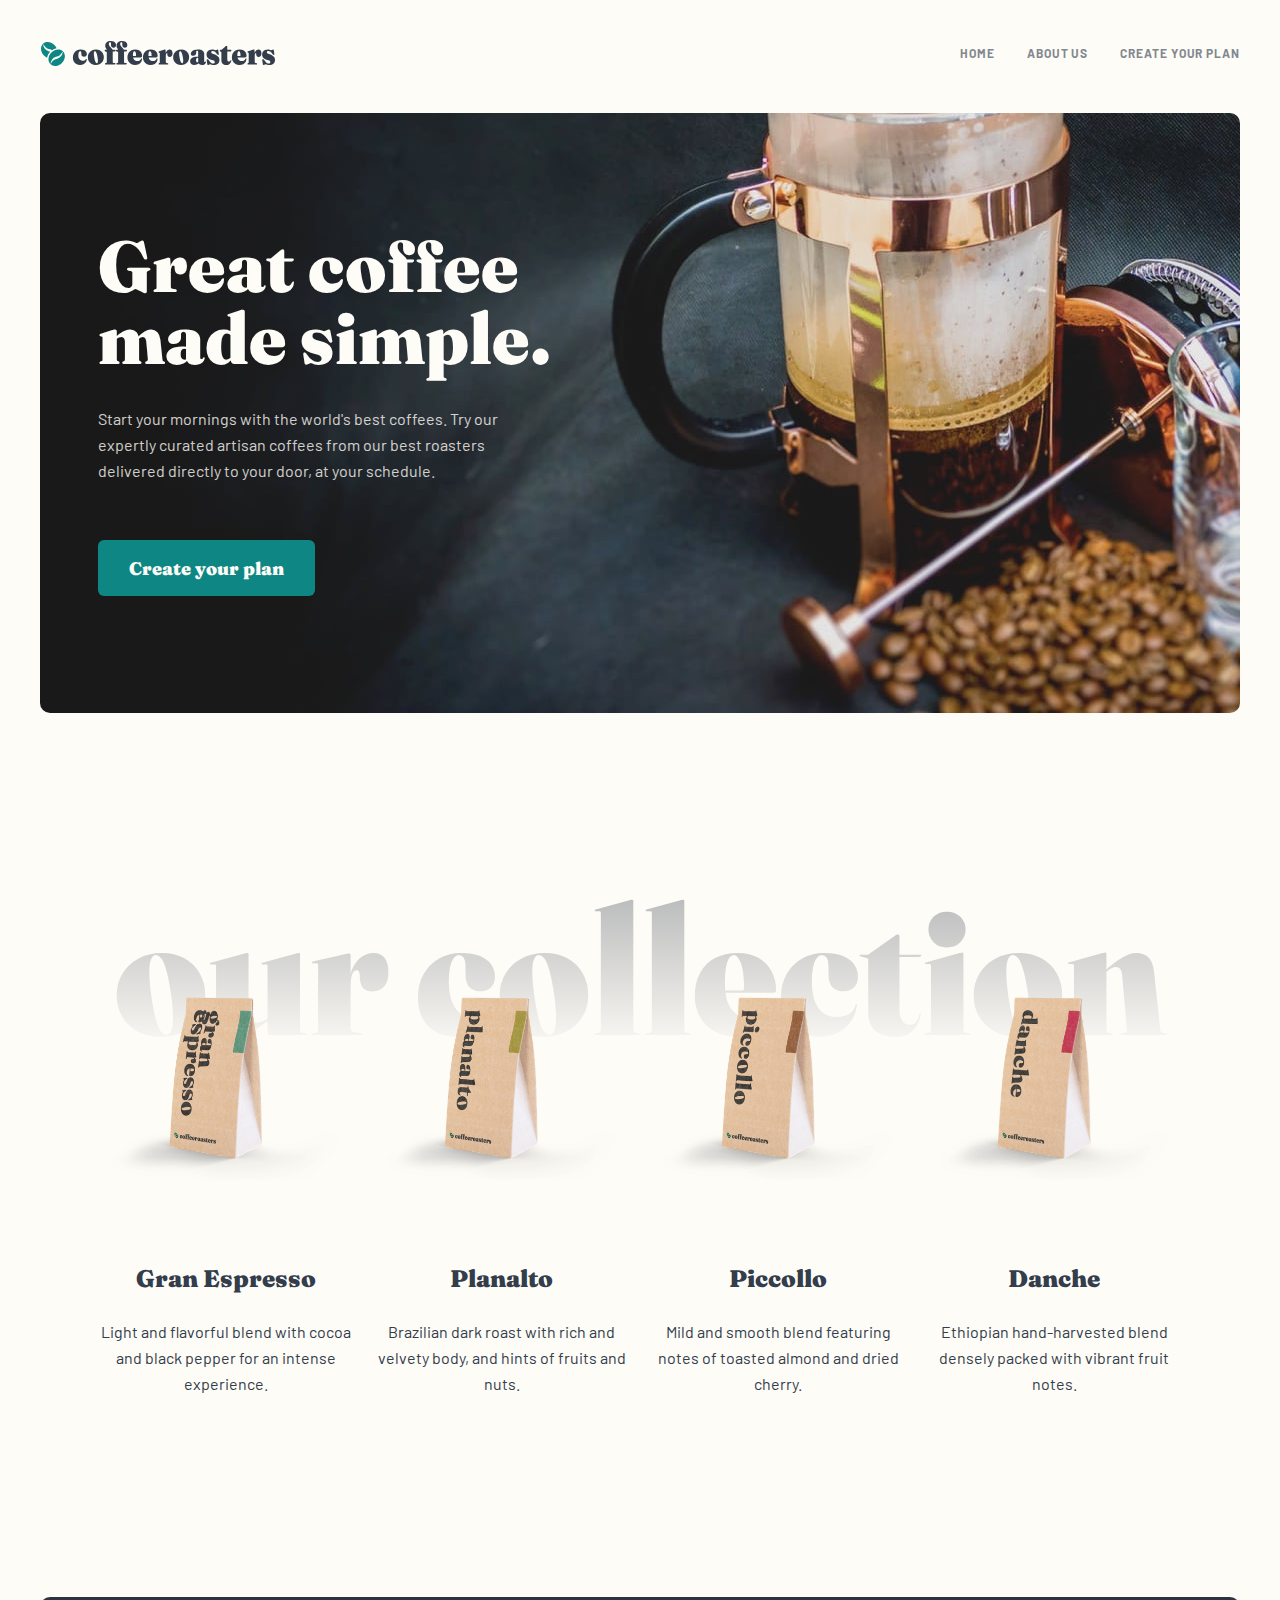
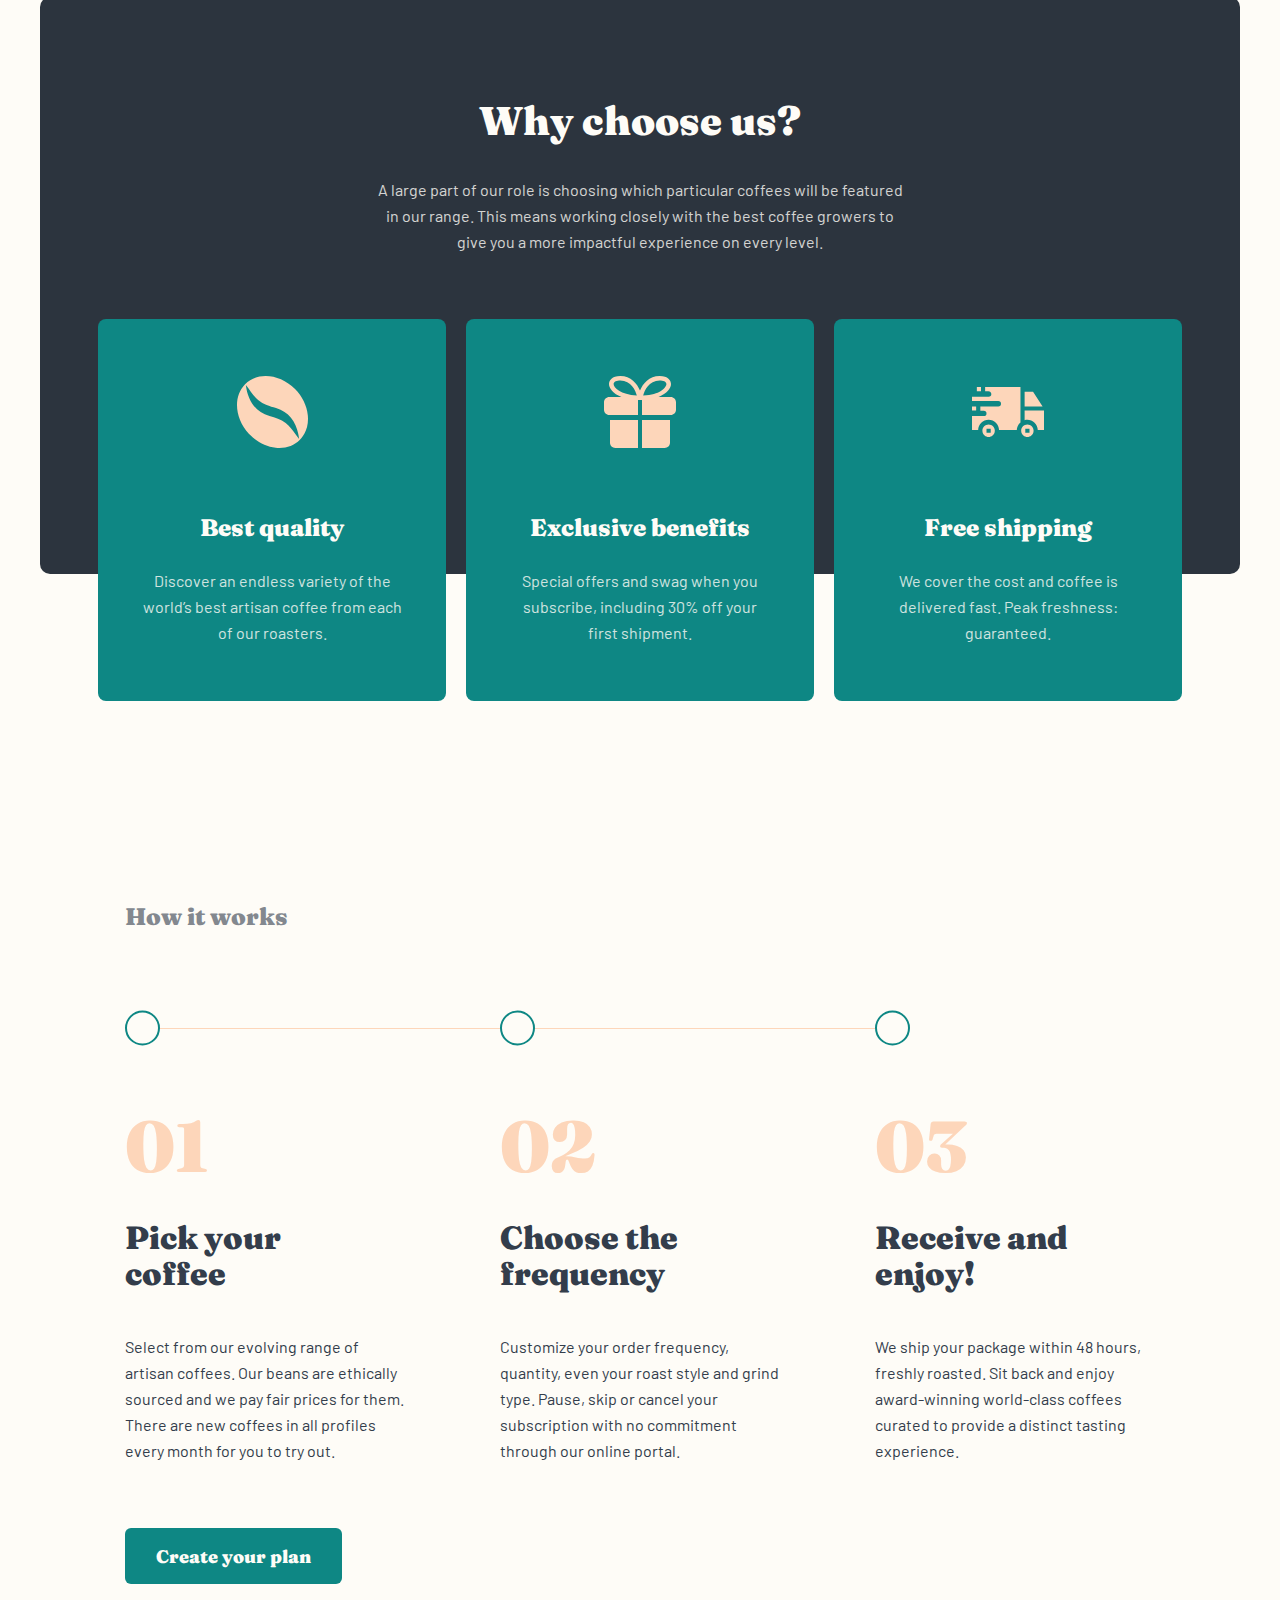
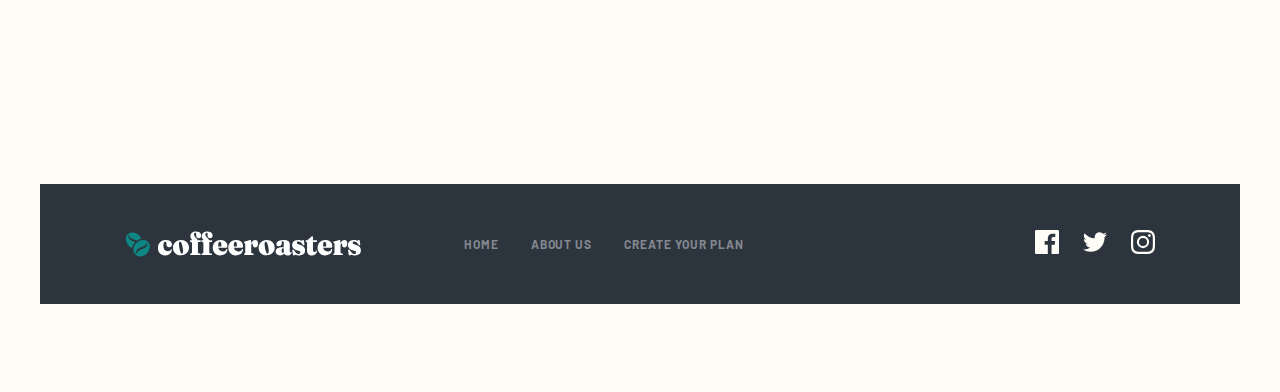
<file: index.html>
<!DOCTYPE html>
<html lang="en">

<head>
    <meta name="title" content="Cofeeroasters">
    <meta name="description" content="Enjoy fresh, aromatic coffee beans from CofeeRoasters with fast delivery.">
    <meta name="keywords"
        content="coffee beans delivery, fresh roasted coffee, specialty coffee beans, buy coffee beans online, premium coffee delivery, arabica coffee beans, freshly roasted coffee beans, gourmet coffee beans, whole bean coffee delivery, order coffee beans online">
    <meta name="robots" content="index, follow">
    <meta http-equiv="Content-Type" content="text/html; charset=utf-8">
    <meta name="language" content="English">
    <meta name="author" content="Roman Tkachenko">
    <meta name="viewport" content="width=device-width, initial-scale=1.0">
    <link rel="icon" type="image/png" sizes="32x32" href="./assets/favicon-32x32.png">
    <title>Frontend Mentor | Coffeeroasters subscription site</title>
    <link rel="stylesheet" href="./css/style.css">
    <link rel="preconnect" href="https://fonts.googleapis.com">
    <link rel="preconnect" href="https://fonts.gstatic.com" crossorigin>
    <link
        href="https://fonts.googleapis.com/css2?family=Barlow:ital,wght@0,100;0,200;0,300;0,400;0,500;0,600;0,700;0,800;0,900;1,100;1,200;1,300;1,400;1,500;1,600;1,700;1,800;1,900&family=Fraunces:ital,opsz,wght@0,9..144,100..900;1,9..144,100..900&display=swap"
        rel="stylesheet">
</head>

<body>
    <main>
        <section class="coffe-descr">
            <div>
                <h1 class="fraunces-h1 light-text">Great coffee<br>made simple.</h1>
                <p class="barlow-body-text light-text">Start your mornings with the world's best coffees. Try our
                    expertly curated artisan coffees from our best roasters delivered directly to your door, at your
                    schedule.</p>
                <a href="./plan.html" class="main-btn animated">Create your plan</a>
            </div>
        </section>
        <section class="our-collection">
            <h2 class="fraunces-title-alternate-big-text">our collection</h2>
            <div class="collection-wrap">
                <article>
                    <div class="collection-img"></div>
                    <div class="collection-descr">
                        <h4 class="fraunces-h4">Gran Espresso</h4>
                        <p class="barlow-body-text">Light and flavorful blend with cocoa and black pepper for an intense
                            experience.</p>
                    </div>
                </article>
                <article>
                    <div class="collection-img"></div>
                    <div class="collection-descr">
                        <h4 class="fraunces-h4">Planalto</h4>
                        <p class="barlow-body-text">Brazilian dark roast with rich and velvety body, and hints of fruits
                            and nuts.</p>
                    </div>
                </article>
                <article>
                    <div class="collection-img"></div>
                    <div class="collection-descr">
                        <h4 class="fraunces-h4">Piccollo</h4>
                        <p class="barlow-body-text">Mild and smooth blend featuring notes of toasted almond and dried
                            cherry.</p>
                    </div>
                </article>
                <article>
                    <div class="collection-img"></div>
                    <div class="collection-descr">
                        <h4 class="fraunces-h4">Danche</h4>
                        <p class="barlow-body-text">Ethiopian hand-harvested blend densely packed with vibrant fruit
                            notes.</p>
                    </div>
                </article>
            </div>
        </section>
        <section class="why-us">
            <h2 class="fraunces-h2">Why choose us?</h2>
            <p class="barlow-body-text">A large part of our role is choosing which particular coffees will be featured
                in our range. This means working closely with the best coffee growers to give you a more impactful
                experience on every level.</p>
            <div class="why-us-wrap">
                <article>
                    <div class="why-us-img"></div>
                    <div class="why-us-descr">
                        <h4 class="fraunces-h4">Best quality</h4>
                        <p class="barlow-body-text">Discover an endless variety of the world’s best artisan coffee from
                            each of our roasters.</p>
                    </div>
                </article>
                <article>
                    <div class="why-us-img"></div>
                    <div class="why-us-descr">
                        <h4 class="fraunces-h4">Exclusive benefits</h4>
                        <p class="barlow-body-text">Special offers and swag when you subscribe, including 30% off your
                            first shipment.</p>
                    </div>
                </article>
                <article>
                    <div class="why-us-img"></div>
                    <div class="why-us-descr">
                        <h4 class="fraunces-h4">Free shipping</h4>
                        <p class="barlow-body-text">We cover the cost and coffee is delivered fast. Peak freshness:
                            guaranteed.</p>
                    </div>
                </article>
            </div>
        </section>
        <section class="how-works">
            <h4 class="fraunces-h4">How it works</h4>
            <div class="how-works-wrap">
                <article>
                    <div class="fraunces-h1">01</div>
                    <h3 class="fraunces-h3">Pick your <span>coffee</span></h3>
                    <p class="barlow-body-text">Select from our evolving range of artisan coffees. Our beans are
                        ethically sourced and we pay fair prices for them. There are new coffees in all profiles every
                        month for you to try out.</p>
                </article>
                <article>
                    <div class="fraunces-h1">02</div>
                    <h3 class="fraunces-h3">Choose the frequency</h3>
                    <p class="barlow-body-text">Customize your order frequency, quantity, even your roast style and
                        grind type. Pause, skip or cancel your subscription with no commitment through our online
                        portal.</p>
                </article>
                <article>
                    <div class="fraunces-h1">03</div>
                    <h3 class="fraunces-h3">Receive and enjoy!</h3>
                    <p class="barlow-body-text">We ship your package within 48 hours, freshly roasted. Sit back and
                        enjoy award-winning world-class coffees curated to provide a distinct tasting experience.</p>
                </article>
            </div>
            <a href="./plan.html" class="main-btn animated">Create your plan</a>
        </section>
    </main>
    <script type="module" src="./js/script.js"></script>
</body>

</html>
</file>
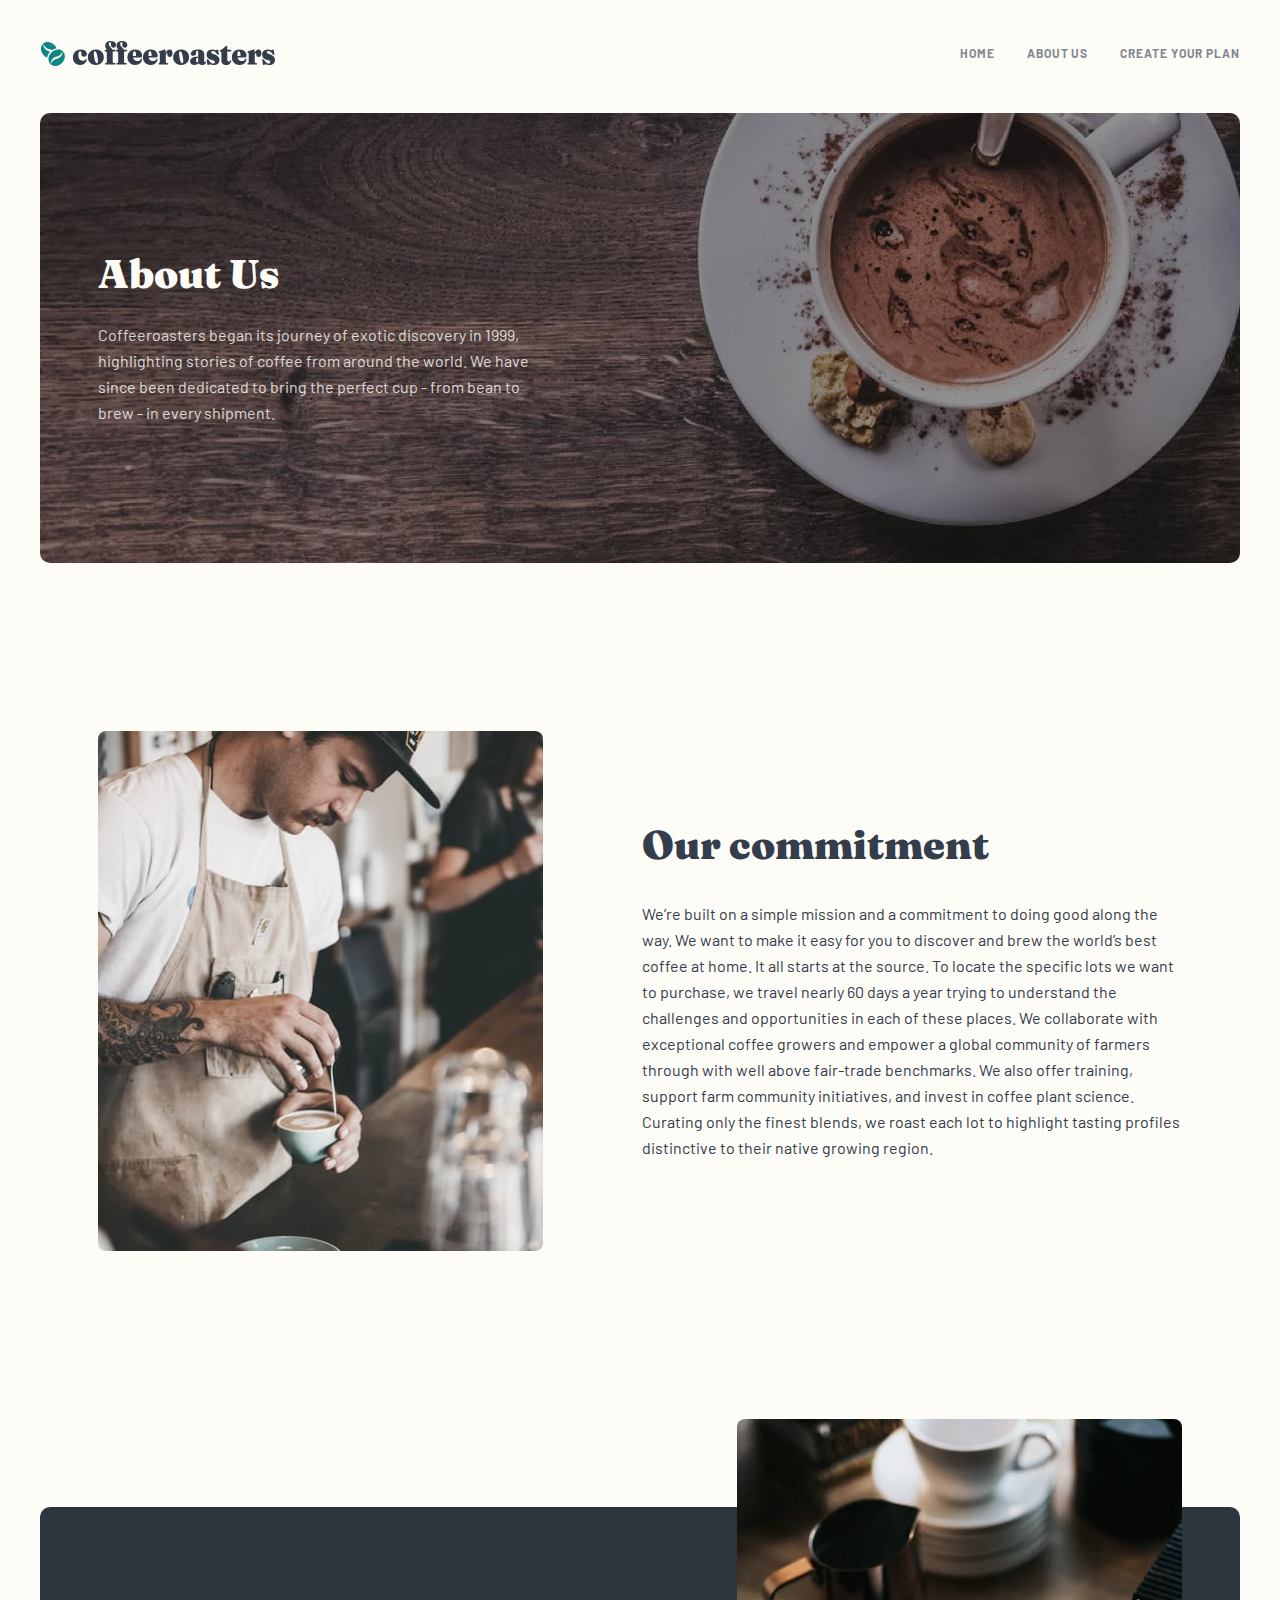
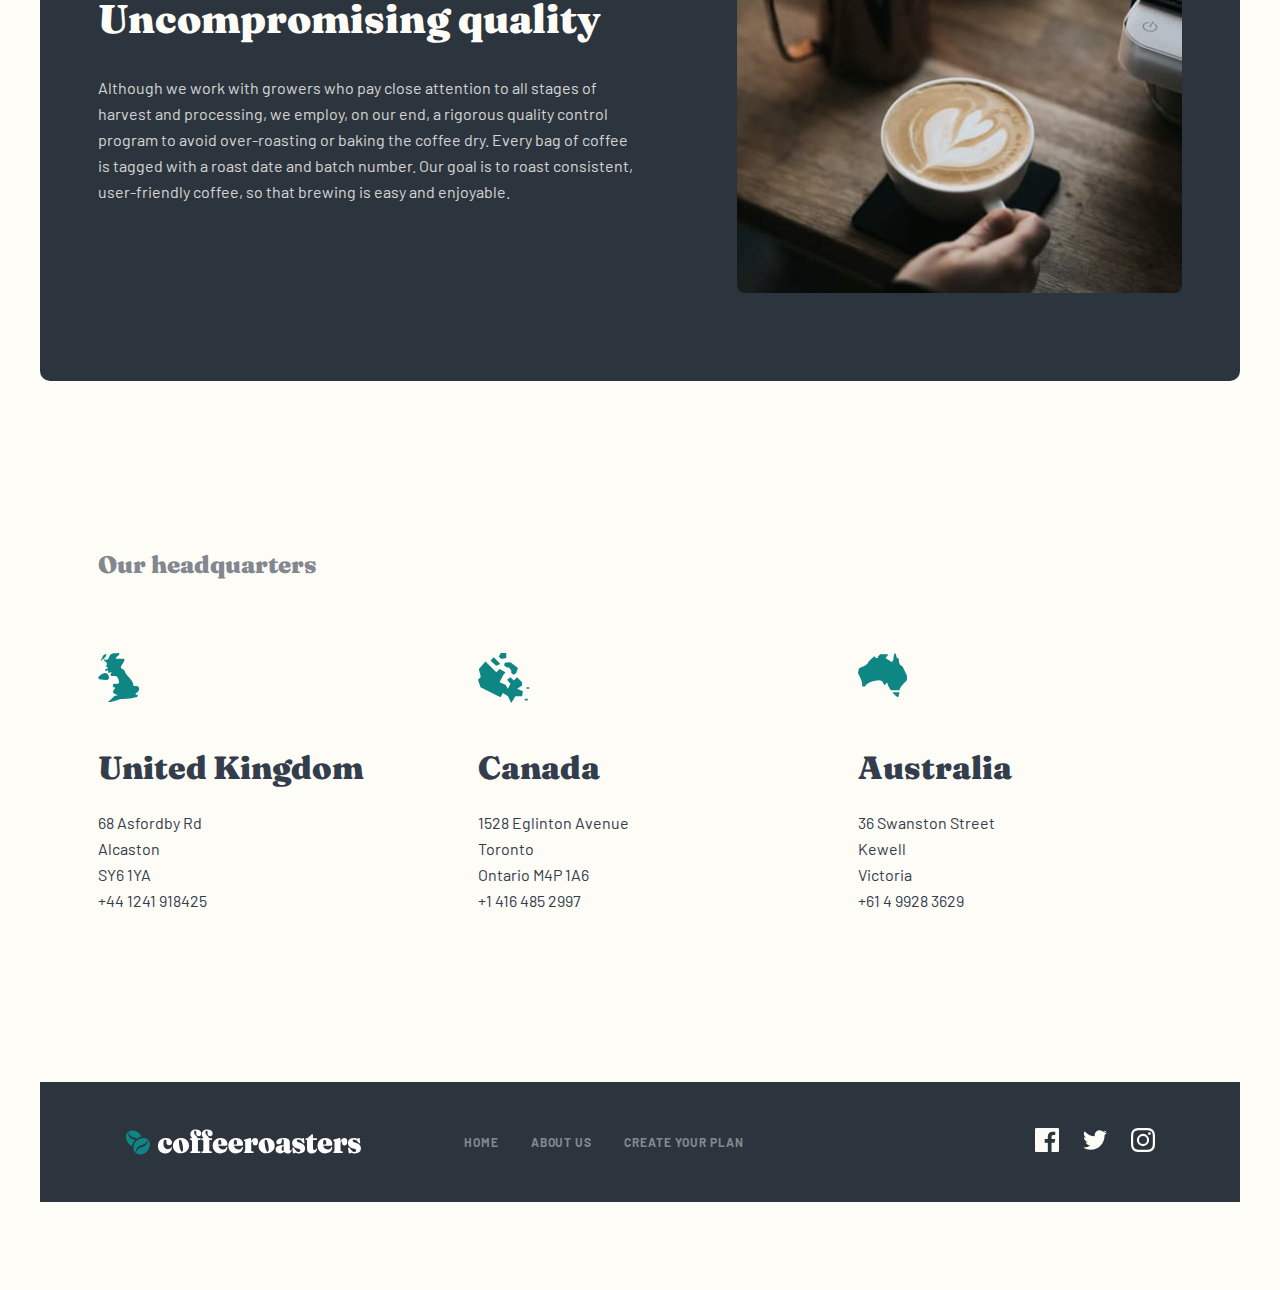
<file: about.html>
<!DOCTYPE html>
<html lang="en">

<head>
    <meta name="title" content="Cofeeroasters">
    <meta name="description" content="Enjoy fresh, aromatic coffee beans from CofeeRoasters with fast delivery.">
    <meta name="keywords"
        content="coffee beans delivery, fresh roasted coffee, specialty coffee beans, buy coffee beans online, premium coffee delivery, arabica coffee beans, freshly roasted coffee beans, gourmet coffee beans, whole bean coffee delivery, order coffee beans online">
    <meta name="robots" content="index, follow">
    <meta http-equiv="Content-Type" content="text/html; charset=utf-8">
    <meta name="language" content="English">
    <meta name="author" content="Roman Tkachenko">
    <meta name="viewport" content="width=device-width, initial-scale=1.0">
    <link rel="icon" type="image/png" sizes="32x32" href="./assets/favicon-32x32.png">
    <title>Frontend Mentor | Coffeeroasters subscription site</title>
    <link rel="stylesheet" href="./css/style.css">
    <link rel="preconnect" href="https://fonts.googleapis.com">
    <link rel="preconnect" href="https://fonts.gstatic.com" crossorigin>
    <link
        href="https://fonts.googleapis.com/css2?family=Barlow:ital,wght@0,100;0,200;0,300;0,400;0,500;0,600;0,700;0,800;0,900;1,100;1,200;1,300;1,400;1,500;1,600;1,700;1,800;1,900&family=Fraunces:ital,opsz,wght@0,9..144,100..900;1,9..144,100..900&display=swap"
        rel="stylesheet">

</head>

<body>
    <main>
        <section class="about-us">
            <h2 class="fraunces-h2">About Us</h2>
            <p class="barlow-body-text">Coffeeroasters began its journey of exotic discovery in 1999, highlighting
                stories of coffee from around the world. We have since been dedicated to bring the perfect cup - from
                bean to brew - in every shipment.</p>
        </section>

        <section class="commitment">
            <div class="commitment-img"></div>
            <div class="commitment-text">
                <h2 class="fraunces-h2">Our commitment</h2>
                <p class="barlow-body-text">We’re built on a simple mission and a commitment to doing good along the
                    way. We want to make it easy for you to discover and brew the world’s best coffee at home. It all
                    starts at the source. To locate the specific lots we want to purchase, we travel nearly 60 days a
                    year trying to understand the challenges and opportunities in each of these places. We collaborate
                    with exceptional coffee growers and empower a global community of farmers through with well above
                    fair-trade benchmarks. We also offer training, support farm community initiatives, and invest in
                    coffee plant science. Curating only the finest blends, we roast each lot to highlight tasting
                    profiles distinctive to their native growing region.</p>
            </div>
        </section>

        <section class="quality">
            <div class="quality-text">
                <h2 class="fraunces-h2">Uncompromising quality</h2>
                <p class="barlow-body-text">Although we work with growers who pay close attention to all stages of
                    harvest and processing, we employ, on our end, a rigorous quality control program to avoid
                    over-roasting or baking the coffee dry. Every bag of coffee is tagged with a roast date and batch
                    number. Our goal is to roast consistent, user-friendly coffee, so that brewing is easy and
                    enjoyable.</p>
            </div>
            <div class="quality-img"></div>
        </section>

        <section class="headquarters">
            <h4 class="fraunces-h4">Our headquarters</h4>
            <div class="headquarters-wrap">
                <article>
                    <div class="headquarters-img"></div>
                    <h3 class="fraunces-h3">United Kingdom</h3>
                    <address class="barlow-body-text">
                        68 Asfordby Rd<br>
                        Alcaston<br>
                        SY6 1YA<br>
                        <a href="tel:+441241918425">+44 1241 918425</a>
                    </address>
                </article>
                <article>
                    <div class="headquarters-img"></div>
                    <h3 class="fraunces-h3">Canada</h3>
                    <address class="barlow-body-text">
                        1528 Eglinton Avenue<br>
                        Toronto<br>
                        Ontario M4P 1A6<br>
                        <a href="tel:+14164852997">+1 416 485 2997</a>
                    </address>
                </article>
                <article>
                    <div class="headquarters-img"></div>
                    <h3 class="fraunces-h3">Australia</h3>
                    <address class="barlow-body-text">
                        36 Swanston Street<br>
                        Kewell<br>
                        Victoria<br>
                        <a href="tel:+61499283629">+61 4 9928 3629</a>
                    </address>
                </article>
            </div>
        </section>
    </main>
</body>

<script type="module" src="./js/script.js"></script>

</html>
</file>
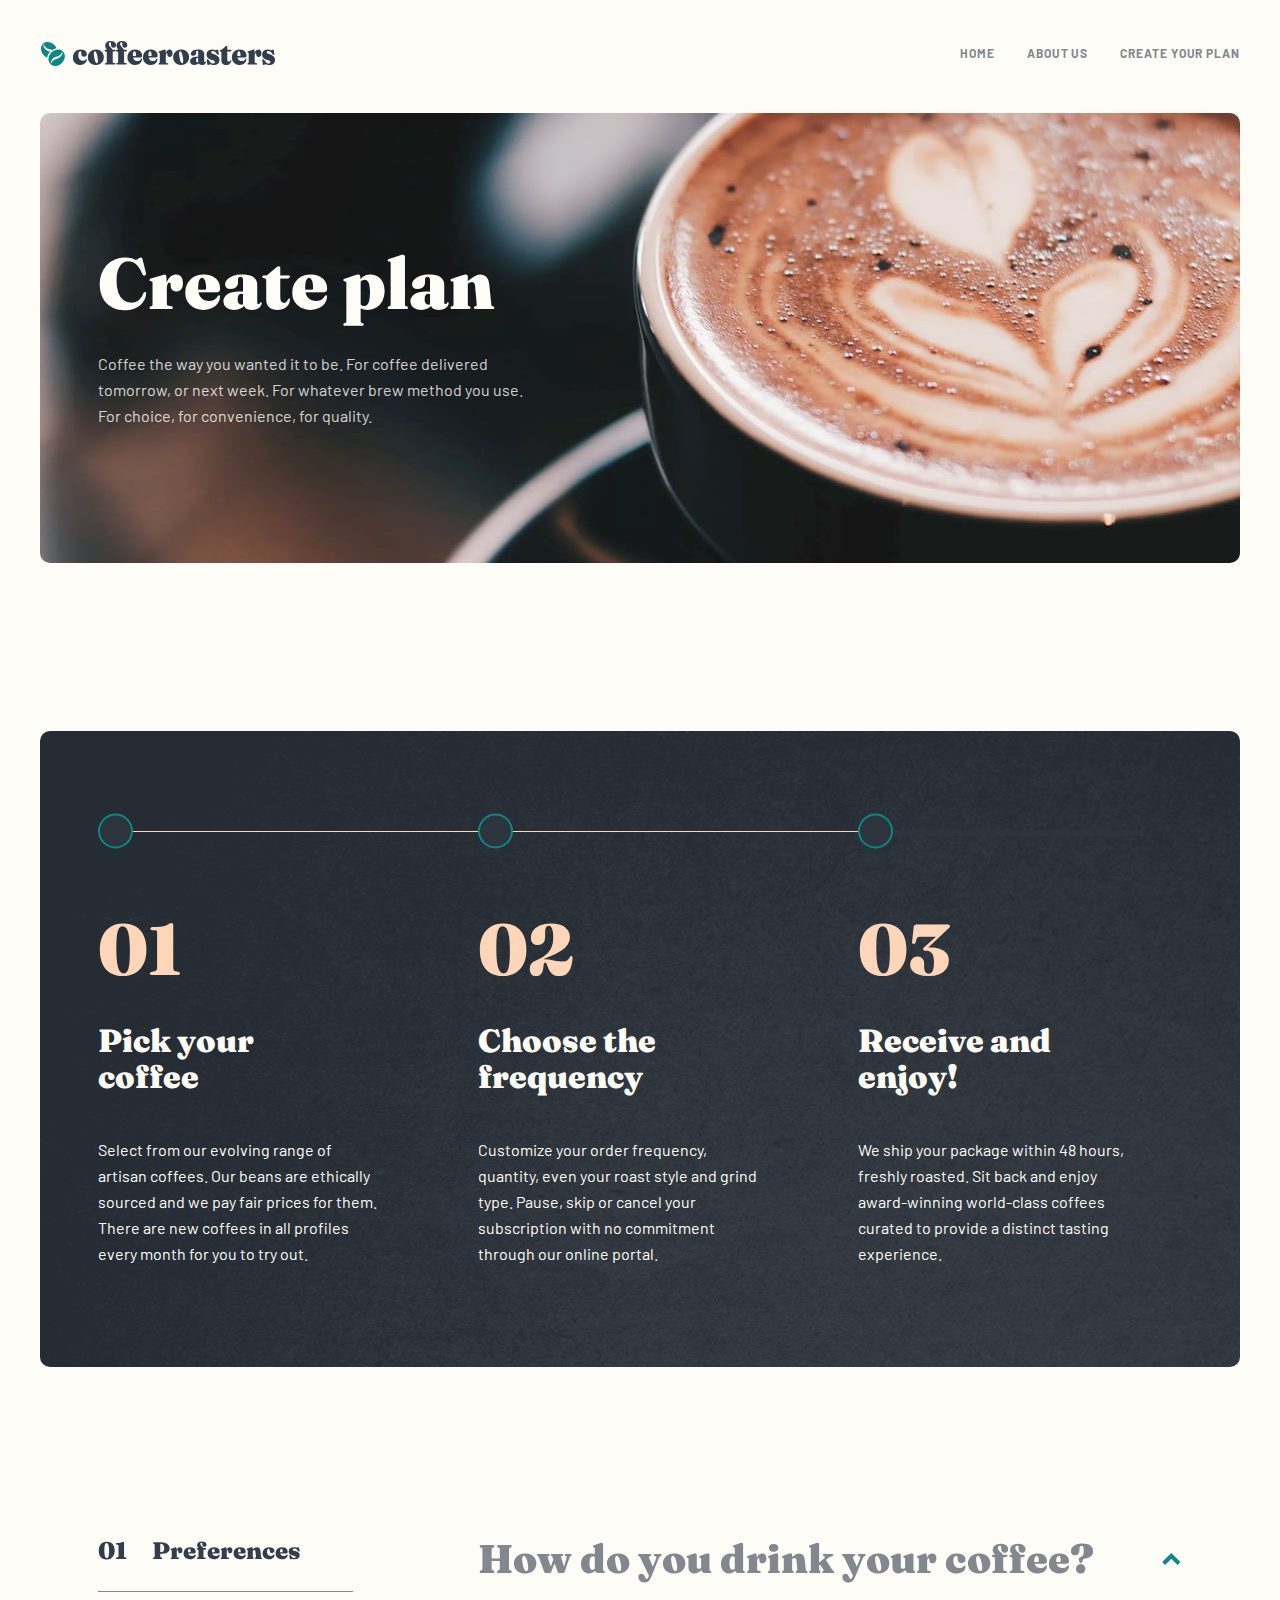
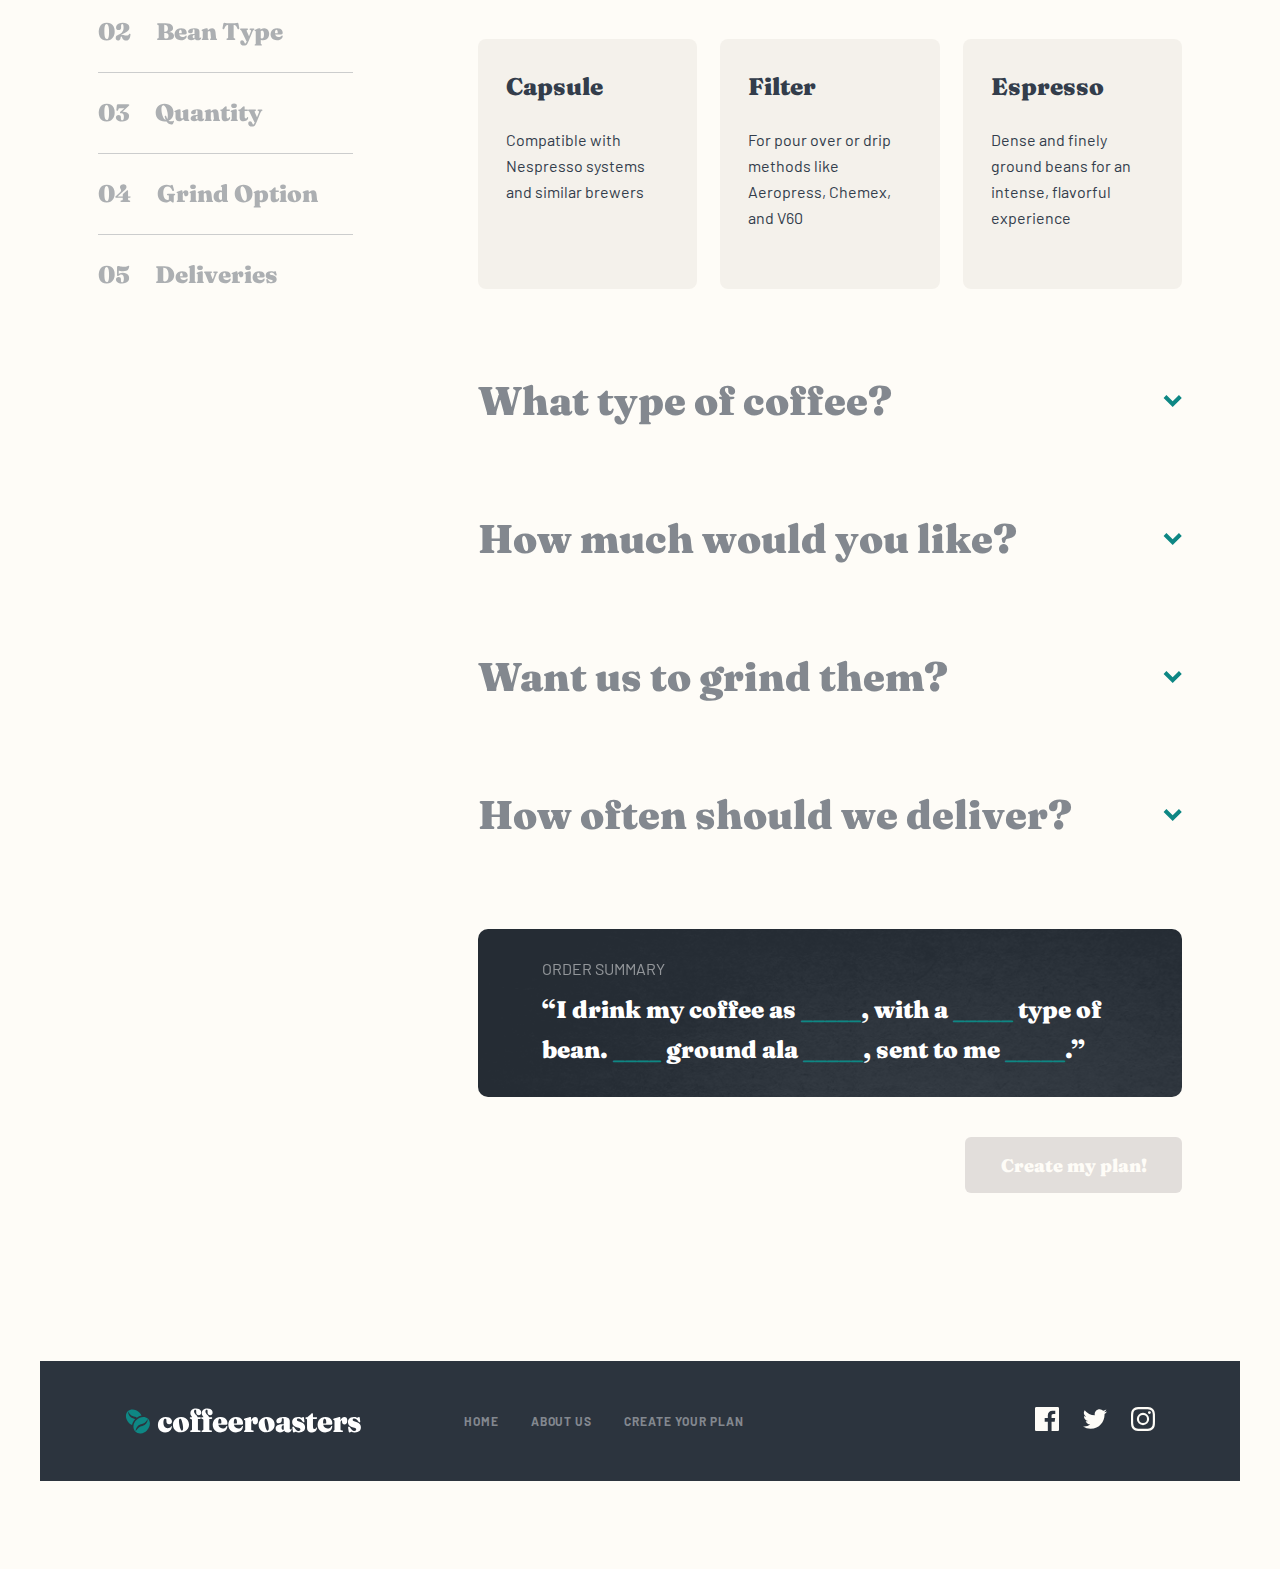
<file: plan.html>
<!DOCTYPE html>
<html lang="en">

<head>
    <meta name="title" content="Cofeeroasters">
    <meta name="description" content="Enjoy fresh, aromatic coffee beans from CofeeRoasters with fast delivery.">
    <meta name="keywords"
        content="coffee beans delivery, fresh roasted coffee, specialty coffee beans, buy coffee beans online, premium coffee delivery, arabica coffee beans, freshly roasted coffee beans, gourmet coffee beans, whole bean coffee delivery, order coffee beans online">
    <meta name="robots" content="index, follow">
    <meta http-equiv="Content-Type" content="text/html; charset=utf-8">
    <meta name="language" content="English">
    <meta name="author" content="Roman Tkachenko">
    <meta name="viewport" content="width=device-width, initial-scale=1.0">
    <link rel="icon" type="image/png" sizes="32x32" href="./assets/favicon-32x32.png">
    <title>Frontend Mentor | Coffeeroasters subscription site</title>
    <link rel="stylesheet" href="./css/style.css">
    <link rel="preconnect" href="https://fonts.googleapis.com">
    <link rel="preconnect" href="https://fonts.gstatic.com" crossorigin>
    <link
        href="https://fonts.googleapis.com/css2?family=Barlow:ital,wght@0,100;0,200;0,300;0,400;0,500;0,600;0,700;0,800;0,900;1,100;1,200;1,300;1,400;1,500;1,600;1,700;1,800;1,900&family=Fraunces:ital,opsz,wght@0,9..144,100..900;1,9..144,100..900&display=swap"
        rel="stylesheet">
</head>

<body>
    <div class="overlay"></div>
    <main>
        <section class="create-plan">
            <h1 class="fraunces-h1">Create plan</h1>
            <p class="barlow-body-text">Coffee the way you wanted it to be. For coffee delivered tomorrow, or next week.
                For whatever brew method you use. For choice, for convenience, for quality.</p>
        </section>

        <section class="how-works-dark">
            <div class="how-works-wrap">
                <article>
                    <div class="fraunces-h1">01</div>
                    <h3 class="fraunces-h3">Pick your <span>coffee</span></h3>
                    <p class="barlow-body-text">Select from our evolving range of artisan coffees. Our beans are
                        ethically sourced and we pay fair prices for them. There are new coffees in all profiles every
                        month for you to try out.</p>
                </article>
                <article>
                    <div class="fraunces-h1">02</div>
                    <h3 class="fraunces-h3">Choose the frequency</h3>
                    <p class="barlow-body-text">Customize your order frequency, quantity, even your roast style and
                        grind type. Pause, skip or cancel your subscription with no commitment through our online
                        portal.</p>
                </article>
                <article>
                    <div class="fraunces-h1">03</div>
                    <h3 class="fraunces-h3">Receive and enjoy!</h3>
                    <p class="barlow-body-text">We ship your package within 48 hours, freshly roasted. Sit back and
                        enjoy award-winning world-class coffees curated to provide a distinct tasting experience.</p>
                </article>
            </div>
        </section>

        <section class="plan-form">
            <ul class="plan-form-menu">
                <li>
                    <a class="fraunces-h4 animated active">
                        <div>01</div>
                        <p>Preferences</p>
                    </a>
                </li>
                <li>
                    <a class="fraunces-h4 animated">
                        <div>02</div>
                        <p>Bean Type</p>
                    </a>
                </li>
                <li>
                    <a class="fraunces-h4 animated">
                        <div>03</div>
                        <p>Quantity</p>
                    </a>
                </li>
                <li>
                    <a class="fraunces-h4 animated">
                        <div>04</div>
                        <p>Grind Option</p>
                    </a>
                </li>
                <li>
                    <a class="fraunces-h4 animated">
                        <div>05</div>
                        <p>Deliveries</p>
                    </a>
                </li>

            </ul>
            <form class="plan-form-wrap">
                <div class="form-option-wrap active">
                    <button type="button">
                        <h2 class="fraunces-h2">How do you drink your coffee?</h2>
                    </button>
                    <div class="form-option">
                        <label class="animated">
                            <input type="radio" name="method" value="Capsule" />
                            <div class="card-content">
                                <h4 class="fraunces-h4">Capsule</h4>
                                <p class="barlow-body-text">Compatible with Nespresso systems and similar brewers</p>
                            </div>
                        </label>

                        <label class="animated">
                            <input type="radio" name="method" value="Filter" />
                            <div class="card-content">
                                <h4 class="fraunces-h4">Filter</h4>
                                <p class="barlow-body-text">For pour over or drip methods like Aeropress, Chemex, and
                                    V60</p>
                            </div>
                        </label>

                        <label class="animated">
                            <input type="radio" name="method" value="Espresso" />
                            <div class="card-content">
                                <h4 class="fraunces-h4">Espresso</h4>
                                <p class="barlow-body-text">Dense and finely ground beans for an intense, flavorful
                                    experience</p>
                            </div>
                        </label>
                    </div>
                </div>
                <div class="form-option-wrap">
                    <button type="button">
                        <h2 class="fraunces-h2">What type of coffee?</h2>
                    </button>
                    <div class="form-option">
                        <label class="animated">
                            <input type="radio" name="type" value="Single Origin" />
                            <div class="card-content">
                                <h4 class="fraunces-h4">Single Origin</h4>
                                <p class="barlow-body-text">Distinct, high quality coffee from a specific family-owned
                                    farm</p>
                            </div>
                        </label>

                        <label class="animated">
                            <input type="radio" name="type" value="Decaf" />
                            <div class="card-content">
                                <h4 class="fraunces-h4">Decaf</h4>
                                <p class="barlow-body-text">Just like regular coffee, except the caffeine has been
                                    removed</p>
                            </div>
                        </label>

                        <label class="animated">
                            <input type="radio" name="type" value="Blended" />
                            <div class="card-content">
                                <h4 class="fraunces-h4">Blended</h4>
                                <p class="barlow-body-text">Combination of two or three dark roasted beans of organic
                                    coffees</p>
                            </div>
                        </label>
                    </div>
                </div>
                <div class="form-option-wrap">
                    <button type="button">
                        <h2 class="fraunces-h2">How much would you like?</h2>
                    </button>
                    <div class="form-option">
                        <label class="animated">
                            <input type="radio" name="quantity" value="250g" />
                            <div class="card-content">
                                <h4 class="fraunces-h4">250g</h4>
                                <p class="barlow-body-text">Perfect for the solo drinker. Yields about 12 delicious
                                    cups.</p>
                            </div>
                        </label>

                        <label class="animated">
                            <input type="radio" name="quantity" value="500g" />
                            <div class="card-content">
                                <h4 class="fraunces-h4">500g</h4>
                                <p class="barlow-body-text">Perfect option for a couple. Yields about 40 delectable
                                    cups.</p>
                            </div>
                        </label>

                        <label class="animated">
                            <input type="radio" name="quantity" value="1000g" />
                            <div class="card-content">
                                <h4 class="fraunces-h4">1000g</h4>
                                <p class="barlow-body-text">Perfect for offices and events. Yields about 90 delightful
                                    cups.</p>
                            </div>
                        </label>
                    </div>
                </div>
                <div class="form-option-wrap">
                    <button type="button">
                        <h2 class="fraunces-h2">Want us to grind them?</h2>
                    </button>
                    <div class="form-option">
                        <label class="animated">
                            <input type="radio" name="grind" value="Wholebean" />
                            <div class="card-content">
                                <h4 class="fraunces-h4">Wholebean</h4>
                                <p class="barlow-body-text">Best choice if you cherish the full sensory experience</p>
                            </div>
                        </label>

                        <label class="animated">
                            <input type="radio" name="grind" value="Filter" />
                            <div class="card-content">
                                <h4 class="fraunces-h4">Filter</h4>
                                <p class="barlow-body-text">For drip or pour-over coffee methods such as V60 or
                                    Aeropress</p>
                            </div>
                        </label>

                        <label class="animated">
                            <input type="radio" name="grind" value="Cafetiere" />
                            <div class="card-content">
                                <h4 class="fraunces-h4">Cafetiére</h4>
                                <p class="barlow-body-text"> Course ground beans specially suited for french press
                                    coffee</p>
                            </div>
                        </label>
                    </div>
                </div>
                <div class="form-option-wrap">
                    <button type="button">
                        <h2 class="fraunces-h2">How often should we deliver?</h2>
                    </button>
                    <div class="form-option price-selector">
                        <label class="animated">
                            <input type="radio" name="deliver" value="Every Week" />
                            <div class="card-content">
                                <h4 class="fraunces-h4">Every week</h4>
                                <p class="barlow-body-text">$7.20 per shipment. Includes free first-class shipping.</p>
                            </div>
                        </label>

                        <label class="animated">
                            <input type="radio" name="deliver" value="Every 2 Weeks" />
                            <div class="card-content">
                                <h4 class="fraunces-h4">Every 2 weeks</h4>
                                <p class="barlow-body-text">$9.60 per shipment. Includes free priority shipping.</p>
                            </div>
                        </label>

                        <label class="animated">
                            <input type="radio" name="deliver" value="Every Month" />
                            <div class="card-content">
                                <h4 class="fraunces-h4">Every month</h4>
                                <p class="barlow-body-text">$12.00 per shipment. Includes free priority shipping.</p>
                            </div>
                        </label>
                    </div>
                </div>
                <div class="order-summary-wrap">
                    <div class="order-summary">
                        <h5 class="barlow-body-text">order summary</h5>
                        <p class="fraunces-h4" id="order-summary">“I drink my coffee as <span>_____</span>, with a
                            <span>_____</span> type of bean. <span>____</span> ground ala <span>_____</span>, sent to me
                            <span>_____</span>.”</p>
                    </div>
                    <button disabled class="main-btn animated" id="create-plan" type="button">Create my plan!</button>
                </div>
                <div class="modal-window">
                    <div class="header">
                        <h2 class="fraunces-h2">Order Summary</h2>
                    </div>
                    <div class="content">
                        <p class="fraunces-h4 summary"></p>
                        <p class="barlow-body-text notice">Is this correct? You can proceed to checkout or go back to
                            plan selection if something is off. Subscription discount codes can also be redeemed at the
                            checkout.</p>
                        <div class="checkout">
                            <p id="total-price" class="fraunces-h3"></p>
                            <button class="main-btn animated" id="checkout">Checkout</button>
                        </div>
                    </div>
                </div>
            </form>
        </section>
    </main>
</body>

<script type="module" src="./js/script.js"></script>
<script type="module" src="./js/form.js"></script>

</html>
</file>
<file: css/style.css>
* {
    padding: 0;
    margin: 0;
    box-sizing: border-box;
}

:root {
    --light-cream: #FEFCF7;
    --dark-cyan: #0E8784;
    --dark-grey: #2C343E;
    --dark-grey-blue: #333D4B;
    --pale-orange: #FDD6BA;
    --grey: #83888F;
}

.animated {
    transition: 0.2s;
}

.fraunces-title-alternate-big-text,
.fraunces-h1,
.fraunces-h2,
.fraunces-h3,
.fraunces-h4,
.barlow-body-text,
.nav-menu-text {
    font-style: normal;
}

.fraunces-title-alternate-big-text,
.fraunces-h1,
.fraunces-h2,
.fraunces-h3,
.fraunces-h4 {
    font-family: "Fraunces", serif;
}

.barlow-body-text,
.nav-menu-text {
    font-family: Barlow;
}

.fraunces-h1,
.fraunces-h2,
.fraunces-h3,
.fraunces-h4,
.barlow-body-text {
    color: var(--dark-grey-blue);
}

.fraunces-title-alternate-big-text,
.fraunces-h1,
.fraunces-h2,
.fraunces-h3,
.fraunces-h4 {
    font-weight: 900;
}

.fraunces-title-alternate-big-text,
.nav-menu-text {
    color: var(--grey);
}

.fraunces-title-alternate-big-text {
    font-size: 185px;
    line-height: 72px;
    /* 48% */
    text-transform: lowercase;
}

.fraunces-h1 {
    font-size: 72px;
    line-height: 72px;
    /* 100% */
}

.fraunces-h2 {
    font-size: 40px;
    line-height: 48px;
    /* 120% */
}

.fraunces-h3 {
    font-size: 32px;
    line-height: 36px;
    /* 112.5% */
}

.fraunces-h4 {
    font-size: 24px;
    line-height: 32px;
    /* 133.333% */
}

.barlow-body-text {
    font-size: 16px;
    font-weight: 400;
    line-height: 26px;
    /* 162.5% */
}

.light-text {
    color: var(--light-cream);
}

.nav-menu-text {
    font-size: 12px;
    font-weight: 700;
    line-height: 15px;
    /* 125% */
    letter-spacing: 0.923px;
    text-transform: uppercase;
}

.main-btn {
    width: 217px;
    height: 56px;
    flex-shrink: 0;
    border-radius: 6px;
    background: var(--dark-cyan);
    color: var(--light-cream);
    font-family: "Fraunces", serif;
    font-size: 18px;
    font-style: normal;
    font-weight: 900;
    line-height: 25px;
    /* 138.889% */
    display: flex;
    justify-content: center;
    align-items: center;
    text-decoration: none;

    &:hover {
        background: #66D2CF;
    }

    &:disabled {
        background: #E2DEDB;
    }
}

body {
    background-color: var(--light-cream);
    padding: 113px 80px 0px 80px;
}

body.noscroll {
    overflow: hidden;
}

.logo-link {
    display: flex;
    align-items: center;

    img {
        object-fit: contain;
        width: 236px;
    }
}

.nav-bar {
    display: flex;
    align-items: center;
    gap: 32px;

    a {
        text-decoration: none;
        text-transform: uppercase;

        &:hover {
            color: var(--dark-grey-blue);
        }
    }
}

header {
    position: fixed;
    top: 0;
    left: 0;
    right: auto;
    width: 100%;
    padding: 40px 40px;
    z-index: 9999999999;
    background-color: var(--light-cream);
    display: flex;
    align-items: center;
    justify-content: center;
    transition: transform 0.3s ease-in-out, padding-right 0s;

    .content {
        max-width: 1280px;
        width: 100%;
        display: flex;
        justify-content: space-between;
        align-items: center;
    }

    .hamburger {
        display: none;
        background: none;
        border: none;
        width: 50px;
        height: 50px;
        background-image: url("../assets/shared/mobile/icon-hamburger.svg");
        background-repeat: no-repeat;
        background-position: right center;
    }

    .hamburger.opened {
        background-image: url("../assets/shared/mobile/icon-close.svg");
    }
}

header.hide {
    transform: translateY(-100%);
}

main {
    display: flex;
    justify-content: center;
    max-width: 1280px;
    margin: 0 auto;
    flex-direction: column;
}

.mobile-nav {
    position: fixed;
    display: flex;
    flex-direction: column;
    align-items: center;
    gap: 32px;
    width: 100%;
    height: 100%;
    left: 0;
    bottom: 0;
    background: linear-gradient(0deg, rgba(254, 252, 247, 0.50) 0%, #FEFCF7 45.94%);
    transform: translateY(-100%);
    transition: 0.4s ease-in-out;
    z-index: 1;
    padding-top: 130px;
    opacity: 0;

    a {
        text-decoration: none;
    }

    a:last-of-type {
        margin-bottom: 100px;
    }

    .click-area {
        height: 400px;
        width: 100%;
        margin-top: auto;
    }

}

.mobile-nav.opened {
    transform: translateY(0%);
    opacity: 1;
}

section {
    width: 100%;
    padding: 0 85px;
}

.coffe-descr {
    display: flex;
    align-items: center;
    background-image: url('./../assets/home/desktop/image-hero-coffeepress.jpg');
    background-position: center;
    background-repeat: no-repeat;
    background-size: cover;
    border-radius: 10px;
    min-height: 600px;

    div {
        p {
            max-width: 444px;
            margin-top: 32px;
            margin-bottom: 56px;
            opacity: 0.8;
        }
    }
}

.our-collection {
    position: relative;
    text-align: center;
    margin-top: 222px;
    width: 100%;

    h2 {
        position: relative;
        padding-bottom: 0;
        color: #a2a4a7;
        width: 100%;
        white-space: nowrap;

        &::after {
            content: '';
            position: absolute;
            top: -6rem;
            bottom: -3rem;
            right: 0;
            left: 0;
            background-image: -webkit-gradient(linear, left top, left bottom, from(rgba(254, 252, 247, 0.0001)), to(#fefcf7));
            background-image: linear-gradient(rgba(254, 252, 247, 0.0001) 0%, #fefcf7 100%);
        }
    }

    .collection-wrap {
        display: flex;
        justify-content: space-between;
        margin-top: -10px;
        gap: 20px;

        article {
            display: flex;
            flex-direction: column;
            justify-content: space-between;
            width: 255px;
            height: 400px;
            z-index: 2;

            .collection-img {
                height: 183px;
                background-position: bottom;
                background-repeat: no-repeat;
                background-size: contain;
            }

            .collection-descr {
                h4 {
                    margin-bottom: 24px;
                }
            }
        }

        article:nth-of-type(1) .collection-img {
            background-image: url('../assets/home/desktop/image-gran-espresso.png');
        }

        article:nth-of-type(2) .collection-img {
            background-image: url('../assets/home/desktop/image-planalto.png');
        }

        article:nth-of-type(3) .collection-img {
            background-image: url('../assets/home/desktop/image-piccollo.png');
        }

        article:nth-of-type(4) .collection-img {
            background-image: url('../assets/home/desktop/image-danche.png');
        }
    }
}

.why-us {
    position: relative;
    margin-top: 200px;
    padding: 100px 85px 0 85px;
    text-align: center;
    display: flex;
    align-items: center;
    flex-direction: column;
    gap: 32px;

    &::after {
        content: '';
        position: absolute;
        top: 0;
        left: 0;
        width: 100%;
        height: 577px;
        background-color: var(--dark-grey);
        z-index: -1;
        border-radius: 10px;
    }

    h2,
    p {
        color: var(--light-cream);
        max-width: 540px;
    }

    p {
        opacity: 0.8;
    }

    .why-us-wrap {
        width: 100%;
        margin-top: 32px;
        display: flex;
        justify-content: space-between;
        gap: 20px;

        article {
            width: 350px;
            height: 382px;
            background-color: var(--dark-cyan);
            border-radius: 8px;
            padding: 48px;

            .why-us-img {
                height: 104px;
                width: 100%;
                background-position: center;
                background-repeat: no-repeat;

            }

            .why-us-descr {
                margin-top: 48px;
                height: 134px;

                h4 {
                    margin-bottom: 24px;
                    color: var(--light-cream);
                }
            }

            &:nth-child(1) .why-us-img {
                background-image: url('../assets/home/desktop/icon-coffee-bean.svg');
            }

            &:nth-child(2) .why-us-img {
                background-image: url('../assets/home/desktop/icon-gift.svg');
            }

            &:nth-child(3) .why-us-img {
                background-image: url('../assets/home/desktop/icon-truck.svg');
            }
        }

    }
}

.how-works {
    margin: 200px 0px;
    padding: 0 85px;

    h4 {
        color: var(--grey);
        ;
    }
}

.how-works-wrap {
    position: relative;
    margin-top: 95px;
    display: flex;
    gap: 95px;
    margin-bottom: 64px;

    &::after {
        content: '';
        position: absolute;
        top: 0;
        left: 0;
        width: 80%;
        height: 1px;
        background-color: var(--pale-orange);
        z-index: 0;
    }

    article {
        position: relative;
        width: 285px;
        padding-top: 82px;

        .fraunces-h1 {
            margin-bottom: 38px;
            color: var(--pale-orange);
        }

        .fraunces-h3 {
            margin-bottom: 42px;

            span {
                display: block;
            }
        }

        &::after {
            content: '';
            position: absolute;
            top: 0;
            left: 0;
            width: 31px;
            height: 31px;
            background-color: var(--light-cream);
            z-index: 1;
            border: 2px solid var(--dark-cyan);
            border-radius: 100%;
            transform: translateY(-50%);
        }

        &:last-child {
            &::before {
                content: '';
                position: absolute;
                top: -1px;
                left: 0;
                width: 100%;
                height: 6px;
                background-color: var(--light-cream);
                z-index: 1;
            }
        }
    }
}

footer {
    margin: 0 auto;
    max-width: 1280px;
    height: 120px;
    display: flex;
    justify-content: space-between;
    background-color: var(--dark-grey);
    margin-bottom: 88px;
    padding: 0 85px;

    div {
        display: flex;
        align-items: center;
        height: 100%;
        gap: 103px;

        .nav-bar {
            a:hover {
                color: var(--light-cream);
            }
        }
    }

    .shared {
        justify-content: center;
        gap: 24px;

        a {
            svg {
                fill: var(--light-cream);

                &:hover {
                    fill: var(--pale-orange);
                }
            }
        }
    }
}

.about-us {
    min-height: 450px;
    background-image: url('./../assets/about/desktop/image-hero-whitecup.jpg');
    display: flex;
    justify-content: center;
    flex-direction: column;
    margin-bottom: 168px;
    gap: 24px;
    border-radius: 10px;

    h2,
    p {
        color: var(--light-cream);
    }

    p {
        max-width: 445px;
        opacity: .8;
    }
}

.commitment {
    min-height: 520px;
    display: flex;
    justify-content: space-between;
    gap: 80px;
    align-items: center;
    margin-bottom: 168px;

    .commitment-img {
        min-width: 445px;
        min-height: 520px;
        background-image: url('../assets/about/desktop/image-commitment.jpg');
        border-radius: 8px;
    }

    .commitment-text {
        display: flex;
        flex-direction: column;
        max-width: 540px;
        gap: 32px;
    }
}

.quality {
    display: flex;
    position: relative;
    padding-bottom: 88px;
    align-items: center;
    margin-bottom: 168px;
    gap: 80px;
    justify-content: space-between;

    &::before {
        content: '';
        position: absolute;
        width: 100%;
        height: 474px;
        background-color: var(--dark-grey);
        left: 0;
        bottom: 0;
        z-index: -1;
        border-radius: 10px;
    }

    .quality-text {
        display: flex;
        flex-direction: column;
        gap: 32px;
        padding-top: 88px;
        max-width: 540px;

        h2,
        p {
            color: var(--light-cream);
        }

        p {
            opacity: .8;
        }
    }

    .quality-img {
        border-radius: 8px;
        min-width: 445px;
        min-height: 474px;
        background-image: url('../assets/about/desktop/image-quality.jpg');
    }
}

.headquarters {
    display: flex;
    flex-direction: column;
    gap: 72px;
    margin-bottom: 168px;

    h4 {
        color: var(--grey);
    }

    .headquarters-wrap {
        display: flex;
        gap: 95px;

        article {
            width: 285px;
            display: flex;
            flex-direction: column;
            gap: 24px;

            .headquarters-img {
                height: 73px;
                width: 73px;
                background-repeat: no-repeat;
            }

            address a {
                text-decoration: none;
                color: var(--dark-grey-blue);

                &:hover {
                    text-decoration: underline;
                }
            }

            &:nth-child(1) {
                .headquarters-img {
                    background-image: url('./../assets/about/desktop/illustration-uk.svg');
                }
            }

            &:nth-child(2) {
                .headquarters-img {
                    background-image: url('./../assets/about/desktop/illustration-canada.svg');
                }
            }

            &:nth-child(3) {
                .headquarters-img {
                    background-image: url('./../assets/about/desktop/illustration-australia.svg');
                }
            }
        }
    }
}

.create-plan {
    min-height: 450px;
    display: flex;
    flex-direction: column;
    justify-content: center;
    gap: 32px;
    background-image: url('./../assets/plan/desktop/image-hero-blackcup.jpg');
    margin-bottom: 168px;
    border-radius: 10px;

    h1,
    p {
        color: var(--light-cream);
    }

    p {
        max-width: 445px;
        opacity: 0.8;
    }
}

.how-works-dark {
    background-image: url('../assets/plan/desktop/bg-steps.png');
    background-size: cover;
    margin-bottom: 168px;
    padding-top: 100px;
    padding-bottom: 100px;
    border-radius: 10px;

    .how-works-wrap {
        margin: 0;
        justify-content: left;
        width: unset;

        article {

            h3,
            p {
                color: var(--light-cream);
            }

            h3 {
                span {
                    display: block;
                }
            }

            &::after {
                background-color: var(--dark-grey);
            }

            &:last-child {
                &::before {
                    background-color: var(--dark-grey);
                }
            }
        }
    }
}

.plan-form {
    position: relative;
    display: flex;
    justify-content: space-between;
    gap: 125px;
    margin-bottom: 168px;

    .plan-form-menu {
        position: sticky;
        align-self: flex-start;
        top: 90px;
        margin-top: -24px;
        min-width: 255px;
        display: flex;
        flex-direction: column;
        overflow: visible;
        list-style: none;
        padding-left: 0;

        li {
            a {
                display: flex;
                gap: 25px;
                padding: 24px 0;
                border-bottom: 1px solid var(--grey);
                background: transparent;
                opacity: 0.4;
                cursor: pointer;

                div,
                p {
                    transition: 0.2s ease-in-out;
                }

                &:hover {
                    opacity: 0.6;

                    div,
                    p {
                        transform: translateX(5px);
                    }
                }

                &:active {
                    opacity: 1;
                }
            }

            a.active {
                opacity: 1;
            }

            a.filled {
                div {
                    color: var(--dark-cyan);
                }
            }
        }

        li:last-child {
            a {
                border: none;
            }

        }

    }

    .plan-form-wrap {
        width: 730px;
        max-width: 730px;

        .form-option-wrap {
            overflow: hidden;
            width: 100%;
            max-height: 50px;
            transition: 0.3s;
            margin-bottom: 88px;

            button {
                position: relative;
                width: 100%;
                background: transparent;
                border: 0;
                display: flex;
                cursor: pointer;
                margin-bottom: 56px;

                h2 {
                    color: var(--grey);
                    text-align: left;
                    padding-right: 40px;
                }

                &::before {
                    transition: 0.3s;
                    content: '';
                    position: absolute;
                    right: 0;
                    top: 50%;
                    transform: translateY(-50%) rotate(360deg);
                    width: 20px;
                    height: 15px;
                    background-image: url('./../assets/plan/desktop/icon-arrow.svg');
                    background-repeat: no-repeat;
                    background-position: center;
                }
            }

            .form-option {
                display: flex;
                gap: 23px;
                min-height: 250px;

                input {
                    display: none;
                }

                label {
                    padding: 32px 28px;
                    background-color: #F4F1EB;
                    border-radius: 8px;
                    cursor: pointer;
                    opacity: 0;
                    transition: opacity 0.6s, background-color 0.2s;
                    width: 33%;

                    &:hover {
                        background-color: var(--pale-orange);
                    }

                    h4 {
                        margin-bottom: 24px;
                    }
                }

                label:has(input:checked) {
                    background-color: var(--dark-cyan);

                    h4,
                    p {
                        color: var(--light-cream);
                    }
                }
            }
        }

        .form-option-wrap.active {
            max-height: 730px;

            button {
                &::before {
                    transform: translateY(-50%) rotate(180deg);
                }
            }

            .form-option {
                label {
                    opacity: 1;
                }
            }
        }
    }

    .order-summary-wrap {
        display: flex;
        flex-direction: column;
        gap: 40px;
        align-items: end;

        .order-summary {
            width: 100%;
            padding: 27px 64px;
            background-image: url('../assets/plan/desktop/bg-order-summary.png');
            background-size: cover;
            border-radius: 10px;
            display: flex;
            flex-direction: column;
            gap: 8px;

            h5 {
                text-transform: uppercase;
                color: #fff;
                opacity: 0.5;
            }

            p,
            span {
                color: #FFF;
                font-size: 24px;
                font-weight: 900;
                line-height: 40px;
                /* 166.667% */
            }

            span {
                color: var(--dark-cyan);
            }
        }

        button {
            border: none;
            cursor: pointer;

            &:disabled {
                background-color: #E2DEDB;
                cursor: not-allowed;
            }
        }
    }
}

.overlay {
    display: none;
    position: fixed;
    top: 0;
    left: 0;
    width: 100%;
    height: 100%;
    background: rgba(0, 0, 0, 0.5);
    z-index: 10;
}

.overlay.active {
    display: block;
}

.modal-window {
    display: none;
    position: fixed;
    top: 50%;
    left: 50%;
    transform: translate(-50%, -50%);
    background: var(--light-cream);
    z-index: 11;
    border-radius: 8px;
    max-width: 540px;
    width: calc(100% - 48px);

    .header {
        border-radius: 8px 8px 0px 0px;
        background-image: url('../assets/plan/desktop/bg-modal-top.png');
        background-size: cover;
        padding: 48px 56px 40px 56px;

        h2 {
            color: var(--light-cream);
        }
    }

    .content {
        padding: 56px;

        .summary {
            color: var(--grey);
            margin-bottom: 7px;

            span {
                color: var(--dark-cyan);
            }
        }

        .checkout {
            margin-top: 47px;
            display: flex;
            justify-content: space-between;

            button {
                border: none;
            }
        }
    }
}

.modal-window.active {
    display: block;
}

@media (max-width: 1417px) {
    .fraunces-title-alternate-big-text {
        font-size: clamp(1px, 14vw, 240px);
    }

    body {
        padding-left: 40px;
        padding-right: 40px;
    }

    section {
        padding: 0 58px;
    }

    .why-us {
        padding: 100px 58px 0px 58px;

        .why-us-wrap {
            article {
                padding: 41px;
            }
        }
    }
}

@media (max-width: 1148px) {

    .barlow-body-text {
        font-size: 15px;
        line-height: 25px;
    }

    .fraunces-title-alternate-big-text {
        font-size: clamp(1px, 15vw, 240px);
    }

    .coffe-descr {
        min-height: 500px;

        div h1 {
            font-size: 48px;
            line-height: 48px;
        }
    }

    .our-collection {
        margin-top: 166px;
        padding: 0;

        .collection-wrap {
            flex-direction: column;
            align-items: center;
            max-width: 573px;
            width: 100%;
            margin: 0 auto;
            margin-top: -20px;
            gap: 32px;

            article {
                flex-direction: row;
                width: 100%;
                height: 193px;
                gap: 36px;
                align-items: center;

                .collection-img {
                    height: 100%;
                    width: 255px;
                }

                .collection-descr {
                    text-align: left;
                    width: 282px;
                }
            }
        }
    }

    .plan-form {
        gap: 70px;
    }

}

@media (max-width: 1056px) {

    /* tablet */
    body {
        padding-top: 119px;
    }

    .why-us {
        margin-top: 144px;
    }

    .how-works {
        margin: 144px 0px;
    }

    .coffe-descr {
        background-image: url('../assets/home/tablet/image-hero-coffeepress.jpg');

        div {
            p {
                max-width: 398px;
            }
        }
    }

    .about-us {
        background-image: url('../assets/about/tablet/image-hero-whitecup.jpg');
        background-size: cover;
        min-height: 400px;
        margin-bottom: 144px;
    }

    .why-us {
        .why-us-wrap {
            flex-direction: column;
            align-items: center;

            article {
                width: 100%;
                height: 180px;
                display: flex;
                padding: 41px 48px 41px 70px;
                align-items: center;
                gap: 55.5px;

                .why-us-img {
                    min-width: 56px;
                    width: 56px;
                    height: 56px;
                    background-size: contain;
                }

                .why-us-descr {
                    display: flex;
                    flex-direction: column;
                    text-align: left;
                    align-items: flex-start;
                    justify-content: center;
                    margin-top: 0;

                    h4 {
                        margin-bottom: 16px;
                    }
                }
            }
        }
    }

    .how-works {
        padding: 0;

        .how-works-wrap {
            width: 100%;
            gap: 38px;
            margin-bottom: 44px;

            article {
                padding-top: 62px;
                width: 33%;

                div {
                    margin-bottom: 42px;
                }

                h3 {
                    margin-bottom: 39px;
                }
            }
        }
    }

    .commitment {
        margin-bottom: 144px;

        .commitment-img {
            min-width: 281px;
            min-height: 470px;
        }

        .commitment-text {
            h2 {
                font-size: 32px;
            }
        }
    }

    .quality {
        flex-direction: column-reverse;
        gap: 64px;
        padding-bottom: 67px;
        margin-bottom: 144px;

        .quality-img {
            min-height: 320px;
            width: 100%;
            background-image: url('../assets/about/tablet/image-quality.jpg');
            background-repeat: no-repeat;
            background-size: cover;
            background-position: center;
        }

        .quality-text {
            width: 100%;
            max-width: none;
            padding-top: 0;
            text-align: center;
            gap: 24px;

            h2 {
                font-size: 32px;
            }
        }
    }

    .headquarters {
        margin-bottom: 144px;

        .headquarters-wrap {
            gap: 10px;

            article {
                width: 223px;

                h3 {
                    font-size: 24px;
                }

                address {
                    font-size: 16px;
                }
            }
        }
    }

    footer {
        height: auto;
        flex-direction: column;
        padding: 54px;
        gap: 65px;
        margin-bottom: 72px;

        .footer-links {
            flex-direction: column;
            gap: 32px;
        }
    }

    .create-plan {
        gap: 24px;
        margin-bottom: 144px;
        background-image: url('../assets/plan/tablet/image-hero-blackcup.jpg');
        background-size: cover;
        min-height: 400px;

        h1 {
            font-size: 48px;
        }
    }

    .how-works-dark {
        width: calc(100% + 80px);
        margin: 0px -40px 144px -40px;
        padding: 97px 40px 70px 40px;
        background-image: url('../assets/plan/tablet/bg-steps.png');

        .how-works-wrap {
            gap: 10px;
        }
    }

    .plan-form {
        padding: 0;
        margin-bottom: 144px;

        .plan-form-menu {
            display: none;
        }

        .plan-form-wrap {
            width: 100%;
            max-width: none;

            .form-option-wrap {
                margin-bottom: 100px;

                button {
                    h2 {
                        font-size: 32px;
                    }
                }

                .form-option {
                    label {
                        padding: 32px 25px;

                        .card-content p {
                            font-size: 16px;
                        }
                    }

                }
            }


        }

        .order-summary-wrap {
            padding-top: 44px;

            button {
                margin: 0 auto;
            }

            .order-summary {
                padding: 27px 44px;

                h5 {
                    font-size: 16px;
                }
            }
        }
    }
}

@media (max-width: 838px) {
    .commitment {
        flex-direction: column;
        gap: 48px;

        .commitment-img {
            width: 100%;
            background-image: url('../assets/about/mobile/image-commitment.jpg');
            background-size: cover;
            background-position: bottom;
        }

        .commitment-text {
            text-align: center;
            gap: 30px;
        }
    }
}

@media (max-width: 717px) {

    /* phone */
    body {
        padding-left: 24px;
        padding-right: 24px;
    }

    header {
        width: 100%;
        padding: 32px 24px;

        .hamburger {
            display: block;
        }

        .nav-bar {
            display: none;
        }
    }

    .fraunces-title-alternate-big-text {
        font-size: clamp(0px, 12vw, 100px);
    }

    .coffe-descr {
        padding: 100px 24px;
        text-align: center;
        justify-content: center;
        background-image: url('../assets/home/mobile/image-hero-coffeepress.jpg');

        div {
            display: flex;
            flex-direction: column;
            align-items: center;

            h1 {
                font-size: 40px;
            }
        }
    }

    .our-collection {
        margin-top: 144px;

        .collection-wrap {
            gap: 52px;
            margin-top: 50px;

            article {
                flex-direction: column;
                gap: 24px;
                height: auto;

                .collection-img {
                    width: 200px;
                    height: 151px;
                    min-height: 151px;
                }

                .collection-descr {
                    text-align: center;

                    h4 {
                        margin-bottom: 16px;
                    }
                }
            }
        }
    }

    .why-us {
        margin-top: 120px;
        padding: 64px 24px 0px 24px;

        h2 {
            font-size: 28px;
            line-height: 28px;
        }

        .why-us-wrap {
            gap: 24px;

            article {
                height: auto;
                flex-direction: column;
                padding: 72px 12px 48px 12px;
                max-width: 400px;

                .why-us-descr {
                    align-items: center;
                    text-align: center;
                    max-width: 300px;

                    p {
                        font-size: 16px;
                    }
                }
            }
        }

        &::after {
            height: 902px;
        }
    }

    .how-works {
        margin: 120px 0px;

        h4 {
            text-align: center;
        }

        .how-works-wrap {
            margin: 80px auto;
            flex-direction: column;
            align-items: center;
            width: 100%;
            max-width: 400px;

            article {
                padding-top: 0;
                width: 100%;
                display: flex;
                flex-direction: column;
                align-items: center;
                text-align: center;

                &::after {
                    display: none;
                }

                .fraunces-h3 {
                    span {
                        display: inline;
                    }
                }
            }

            &::after {
                display: none;
            }
        }

        a {
            margin: 0 auto;
        }
    }

    .about-us {
        min-height: 400px;
        text-align: center;
        align-items: center;
        background-image: url('../assets/about/mobile/image-hero-whitecup.jpg');
        background-size: cover;
        margin-bottom: 120px;

        padding: 0px 24px;

        h2 {
            font-size: 28px;
        }
    }

    .commitment {
        padding: 0;
        margin-bottom: 120px;
    }

    .quality {
        padding: 0px 24px 61px 24px;
        margin-bottom: 120px;

        &::before {
            height: calc(100% - 78px);
        }

        .quality-img {
            background-image: url('../assets/about/mobile/image-quality.jpg');
            width: 100%;
            max-height: 156px;
            height: 156px;
            min-height: auto;
            min-width: auto;
            max-width: 270px;
        }

        .quality-text {
            h2 {
                font-size: 28px;
            }
        }
    }

    .headquarters {
        align-items: center;
        margin-bottom: 120px;
        padding: 0;

        h4 {
            text-align: center;
        }

        .headquarters-wrap {
            flex-direction: column;
            gap: 80px;

            article {
                display: flex;
                text-align: center;
                align-items: center;
                width: 100%;

                .headquarters-img {
                    background-position: center;
                }

                h3 {
                    font-size: 28px;
                }
            }
        }
    }

    .create-plan {
        text-align: center;
        align-items: center;
        background-image: url('../assets/plan/mobile/image-hero-blackcup.jpg');
        padding: 0 24px;
        margin-bottom: 120px;
    }

    .how-works-dark {
        padding: 80px 24px;
        width: calc(100% + 48px);
        margin: 0px -24px 120px -24px;
        background-image: url('../assets/plan/mobile/bg-steps.png');

        .how-works-wrap {
            flex-direction: column;
            align-items: center;
            text-align: center;
            gap: 56px;

            article {
                padding: 0;
                width: 100%;
                max-width: 400px;

                h3 {
                    font-size: 28px;

                    span {
                        display: inline;
                    }
                }

                div,
                h3 {
                    margin-bottom: 24px;
                }

                &::after {
                    display: none;
                }

                &::before {
                    display: none;
                }
            }

            &::after {
                display: none;
            }
        }
    }

    .plan-form {
        margin-bottom: 120px;

        .plan-form-wrap {
            .form-option-wrap {
                max-height: 56px;
                height: min-content;
                margin-bottom: 110px;

                button {
                    h2 {
                        font-size: 24px;
                        line-height: 28px;
                        padding-right: 76px;
                    }
                }

                .form-option {
                    flex-direction: column;

                    label {
                        width: 100%;
                        padding: 24px 25px;

                        h4 {
                            margin-bottom: 8px;
                        }
                    }
                }
            }
        }

        .order-summary-wrap {
            padding-top: 10px;
            gap: 56px;

            .order-summary {
                padding: 32px 24px;
                background-image: url('../assets/plan/mobile/bg-order-summary.png');
            }
        }

        .modal-window {
            .header {
                padding: 28px 24px;

                h2 {
                    font-size: 28px;
                }
            }

            .content {
                padding: 40px 24px 24px 24px;

                .checkout {
                    p {
                        display: none;
                    }

                    button {
                        width: 100%;
                    }
                }
            }
        }
    }


    footer {
        gap: 38.5px;
        margin-bottom: 72px;

        .footer-links {
            gap: 38.5px;

            .nav-bar {
                flex-direction: column;
                gap: 24px;
            }
        }
    }
}
</file>
